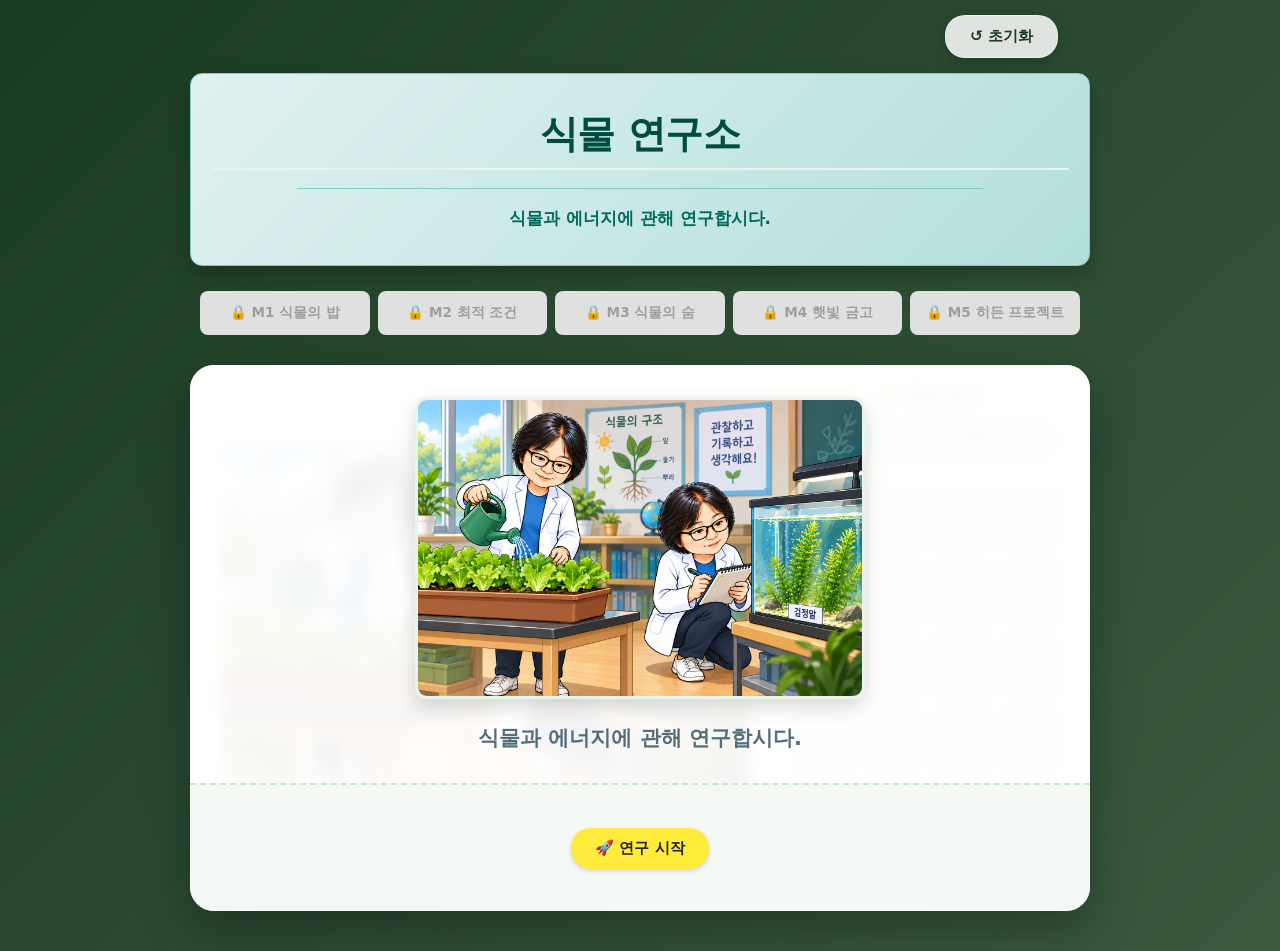
<file: index.html>
<!DOCTYPE html>
<html lang="ko">
<head>
  <meta charset="UTF-8">
  <meta name="viewport" content="width=device-width, initial-scale=1.0, maximum-scale=1.0, user-scalable=no">
  <title>식물 연구소</title>
  <link rel="stylesheet" href="style.css">
  <script defer src="js/main.js"></script>
  <style>
    /* 전체 화면 레이아웃 */
    body, html {
      min-height: 100vh;
      margin: 0;
      display: flex;
      flex-direction: column;
      font-family: 'Pretendard', sans-serif;
      /* 💡 [수정됨] 다른 미션과 동일한 진한 청록색 배경 적용 */
      background: linear-gradient(135deg, #1a3c23 0%, #3a5a40 100%);
      position: relative;
    }

    /* 초기화 버튼 위치 독립 (우측 상단) */
    .top-action-bar {
      text-align: right;
      padding: 15px 2.5% 0;
      max-width: 900px;
      margin: 0 auto;
      width: 100%;
      box-sizing: border-box;
    }

    .btn-reset {
      background: rgba(255, 255, 255, 0.85); /* 💡 어두운 배경에 맞게 색상 변경 */
      color: #1a3c23; 
      border: 1px solid rgba(255,255,255,0.4);
      padding: 10px 24px; 
      font-size: 0.95rem; 
      font-weight: bold; 
      border-radius: 20px; 
      box-shadow: 0 4px 15px rgba(0,0,0,0.2); 
      backdrop-filter: blur(8px);
      cursor: pointer;
      transition: transform 0.2s, background 0.2s;
    }
    
    .btn-reset:hover { 
      transform: scale(1.05); 
      background: #ffffff; 
    }

    /* 밝고 산뜻한 청록색(Teal) 헤더 박스 디자인 */
    .main-header-box {
      background: linear-gradient(135deg, #e0f2f1 0%, #b2dfdb 100%);
      padding: 35px 20px;
      border-radius: 12px;
      border: 1px solid #80cbc4; 
      margin: 15px auto 25px;
      text-align: center;
      max-width: 900px;
      width: 95%;
      box-sizing: border-box;
      box-shadow: 0 8px 20px rgba(0, 0, 0, 0.25); /* 💡 어두운 배경에서 살짝 띄우기 위해 그림자 강화 */
    }

    .main-header-box h2 {
      color: #004d40; 
      margin: 0;
      font-size: 2.4rem;
      font-weight: 800;
      letter-spacing: -0.5px;
    }

    .main-header-box hr {
      border: 0;
      border-top: 1px solid #80cbc4; 
      margin: 18px auto;
      width: 80%;
    }

    .main-header-box p {
      color: #00695c; 
      font-size: 1.05rem;
      margin: 0;
      font-weight: 600;
    }

    /* 직사각형 탭 내비게이션 */
    #stage-nav {
      display: flex;
      flex-direction: row;
      gap: 8px;
      justify-content: space-between;
      margin: 0 auto 30px;
      max-width: 900px;
      width: 95%;
      position: relative;
      z-index: 10;
    }

    .nav-btn {
      flex: 1;
      background-color: rgba(255, 255, 255, 0.15); /* 💡 어두운 배경에 맞춘 반투명 디자인 */
      color: rgba(255, 255, 255, 0.6);           
      padding: 16px 5px;
      border-radius: 6px;
      font-size: 0.95rem;
      font-weight: 700;
      text-align: center;
      text-decoration: none;
      line-height: 1.4;
      cursor: pointer;
      transition: all 0.2s ease;
      border: 1px solid rgba(255, 255, 255, 0.1);
      display: flex;
      align-items: center;
      justify-content: center;
    }

    .nav-btn:not(.disabled) {
      background-color: #e8f5e9;
      color: #2e7d32;
      border: 1px solid #c8e6c9;
      box-shadow: 0 4px 10px rgba(0,0,0,0.2);
    }
    
    .nav-btn:not(.disabled):hover {
      background-color: #2e7d32; 
      color: #ffffff;
      transform: translateY(-2px);
      box-shadow: 0 6px 15px rgba(0,0,0,0.3);
    }

    .nav-btn.disabled {
      cursor: not-allowed;
      pointer-events: none;
    }

    /* === 💡 [수정됨] 하단 영역을 하얀색 둥근 카드 안에 담아 깔끔하게 정리 === */
    .main-container {
      flex-grow: 1;
      display: flex;
      flex-direction: row; 
      width: 95%;
      max-width: 900px;
      margin: 0 auto 40px;
      background: #ffffff;
      border-radius: 24px;
      box-shadow: 0 20px 50px rgba(0,0,0,0.3);
      overflow: hidden; /* 보상 영역의 모서리도 카드 모양에 맞춰 둥글게 깎임 */
      min-height: 400px;
      position: relative;
    }

    #start-overlay {
      position: absolute;
      top: 0; left: 0; width: 100%; height: 100%;
      background: rgba(255, 255, 255, 0.95);
      backdrop-filter: blur(8px);
      display: flex;
      flex-direction: column;
      z-index: 50;
    }

    .start-top {
      flex: 3;
      display: flex;
      flex-direction: column;
      align-items: center;
      justify-content: center;
      padding: 20px;
      box-sizing: border-box;
    }

    .start-top img {
      width: 100%;
      max-width: 450px;
      max-height: 40vh;
      object-fit: contain;
      border-radius: 12px;
      box-shadow: 0 8px 20px rgba(0,0,0,0.15);
      border: 3px solid #e8f5e9;
      margin-bottom: 25px;
    }

    .start-bottom {
      flex: 1;
      display: flex;
      align-items: center;
      justify-content: center;
      background: rgba(244, 249, 245, 0.9);
      border-top: 2px dashed #c8e6c9;
    }
    
    .btn-start {
      background: #ffeb3b; 
      color: #212121; 
      border: none;
      padding: 10px 24px; 
      font-size: 0.95rem; 
      font-weight: bold; 
      border-radius: 20px; 
      box-shadow: 0 2px 4px rgba(0,0,0,0.15); 
      cursor: pointer;
      transition: transform 0.2s, background 0.2s, box-shadow 0.2s;
    }
    
    .btn-start:hover { 
      transform: scale(1.05); 
      background: #fdd835; 
      box-shadow: 0 4px 8px rgba(0,0,0,0.2);
    }

    .image-area {
      flex: 2;
      display: flex;
      justify-content: center;
      align-items: center;
      padding: 20px;
      box-sizing: border-box;
    }

    .image-area img {
      width: 100%;
      max-width: 600px;
      max-height: 100%;
      object-fit: contain;
      border-radius: 12px;
      box-shadow: 0 4px 12px rgba(0,0,0,0.15);
      border: 2px solid #e8f5e9;
    }

    .reward-container {
      flex: 1;
      background-color: #f9fbe7;
      border-left: 3px dashed #c5e1a5;
      padding: 20px;
      display: flex;
      flex-direction: column;
      box-sizing: border-box;
      min-width: 280px; 
    }

    .reward-header {
      font-size: 1.1rem;
      font-weight: bold;
      color: #33691e;
      margin-bottom: 15px;
      display: flex;
      flex-direction: column;
      gap: 10px;
      align-items: stretch;
      border-bottom: 2px solid #dcedc8;
      padding-bottom: 10px;
    }

    #reward-area {
      display: grid;
      grid-template-columns: repeat(4, 1fr);
      grid-template-rows: repeat(5, 68px);
      gap: 6px;
      justify-content: center;
    }

    .reward-slot {
      width: 64px; 
      height: 64px;
      background-color: #e0e0e0;
      border-radius: 8px;
      border: 2px dashed #b0bec5;
      display: flex;
      justify-content: center;
      align-items: center;
      margin: 0 auto;
      box-sizing: border-box;
    }

    .reward-item {
      width: 100%;
      height: 100%;
      object-fit: cover;
      border-radius: 6px;
      box-shadow: 0 2px 4px rgba(0,0,0,0.2);
      animation: popIn 0.4s cubic-bezier(0.175, 0.885, 0.32, 1.275);
    }
    
    @keyframes popIn {
      0% { transform: scale(0); opacity: 0; }
      100% { transform: scale(1); opacity: 1; }
    }
  </style>
</head>
<body>

<!-- 우측 상단 초기화 버튼 -->
<div class="top-action-bar">
  <button class="btn-reset" onclick="resetAllProgress()">↺ 초기화</button>
</div>

<!-- 밝고 세련된 청록색(Teal) 테마 헤더 박스 -->
<div class="main-header-box">
  <h2>식물 연구소</h2>
  <hr>
  <p>식물과 에너지에 관해 연구합시다.</p>
</div>

<!-- 직사각형 탭 내비게이션 -->
<nav id="stage-nav">
  <a href="mission1.html" class="nav-btn">M1 식물의 밥</a>
  <a href="mission2.html" class="nav-btn disabled">🔒 M2 최적조건</a>
  <a href="mission3.html" class="nav-btn disabled">🔒 M3 식물의 숨</a>
  <a href="mission4.html" class="nav-btn disabled">🔒 M4 햇빛 금고 </a>
  <a href="mission5.html" class="nav-btn disabled">🔒 히든프로젝트</a>
</nav>

<!-- 하단 영역 (하얀색 둥근 카드 안에 담김) -->
<main class="main-container">
  
  <div id="start-overlay">
    <div class="start-top">
      <img src="images/main_1.png" alt="식물 연구소 실험실" onerror="this.src='data:image/svg+xml;charset=UTF-8,%3Csvg xmlns=%22http://www.w3.org/2000/svg%22 viewBox=%220 0 400 300%22%3E%3Crect width=%22400%22 height=%22300%22 fill=%22%23e8f5e9%22/%3E%3Ctext x=%22200%22 y=%22150%22 text-anchor=%22middle%22 fill=%22%2378909c%22 font-size=%2220%22%3E메인 이미지 (images/main_1.png)%3C/text%3E%3C/svg%3E'">
      <p style="font-size:1.3rem; color:#546e7a; margin: 0; font-weight: bold; text-align: center;">식물과 에너지에 관해 연구합시다.</p>
    </div>
    <div class="start-bottom">
      <button class="btn-start" onclick="startResearch()">🚀 연구 시작</button>
    </div>
  </div>

  <div class="image-area">
    <img src="images/main_1.png" alt="과학 실험실에서 탐구하는 모습">
  </div>

  <div class="reward-container">
    <div class="reward-header">
      <span style="text-align: center;">🏆 햇빛 창고</span>
      <button id="btn-claim-reward" style="padding: 10px; font-size: 0.95rem; font-weight: bold; border-radius: 12px; border: none; transition: 0.2s;" onclick="claimReward()">🎁 보상 얻기 (남은 횟수: <span id="reward-count">0</span>)</button>
    </div>
    
    <div id="reward-area"></div>
  </div>

</main>

<canvas id="confetti-canvas" style="position: fixed; top: 0; left: 0; pointer-events: none; width: 100%; height: 100%; z-index: 9999;"></canvas>

</body>
</html>
</file>
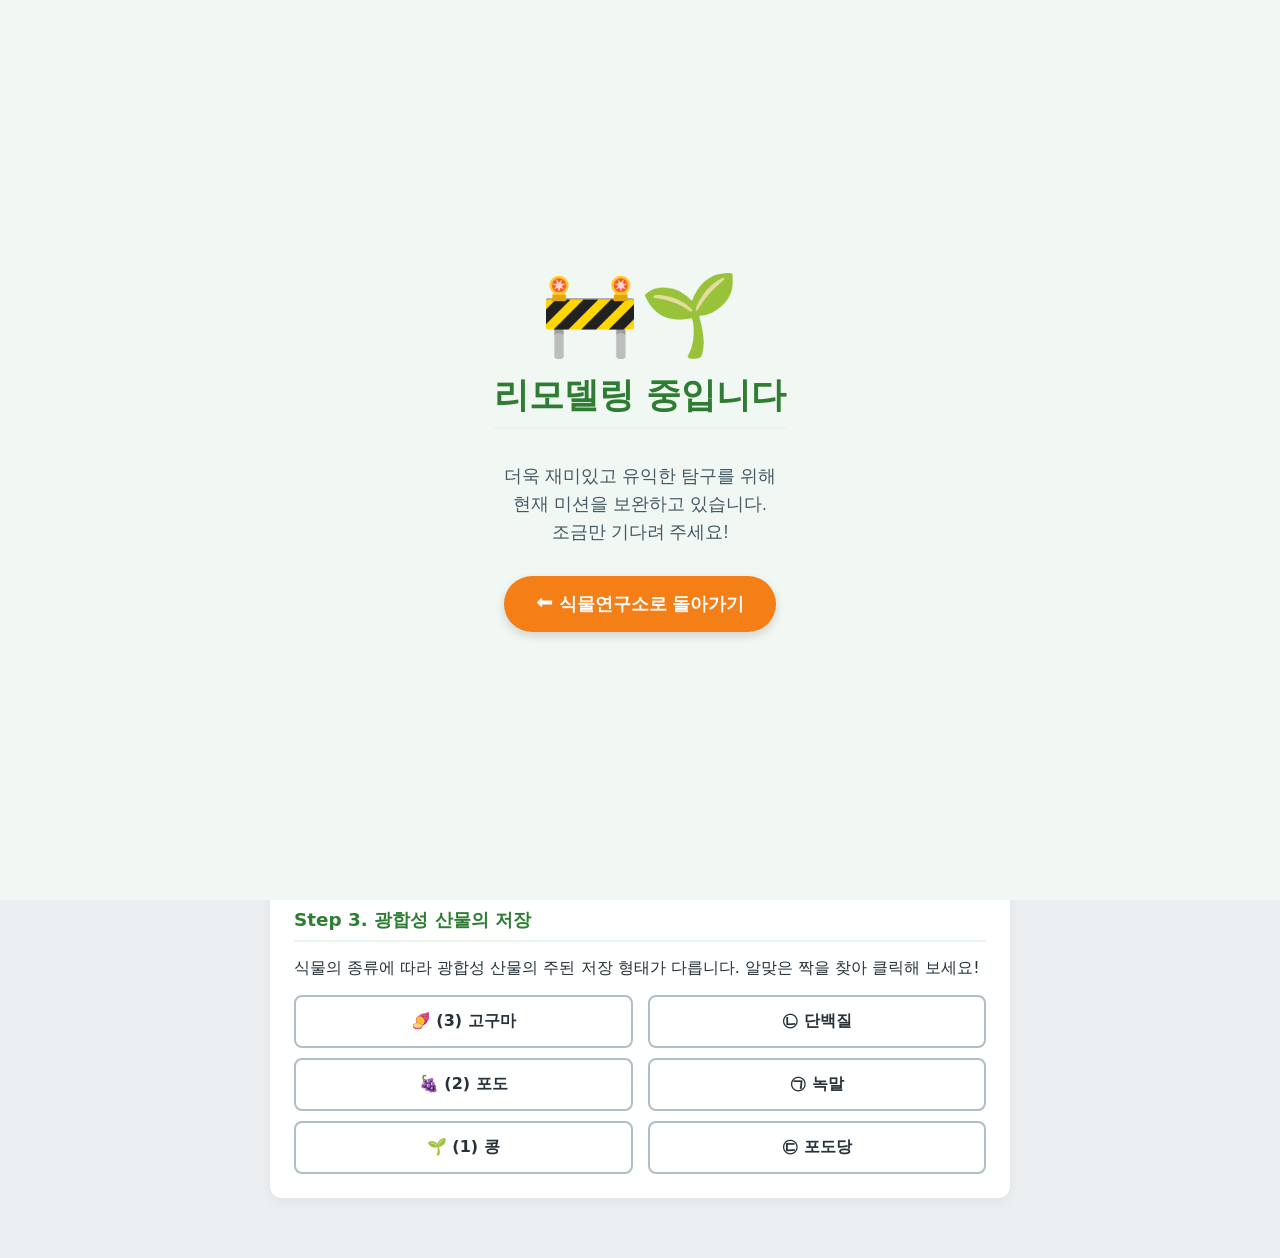
<file: mission4.html>
<!DOCTYPE html>
<html lang="ko">
<head>
    <meta charset="UTF-8">
    <meta name="viewport" content="width=device-width, initial-scale=1.0, maximum-scale=1.0, user-scalable=no">
    <title>식물연구소 - 미션 4: 햇빛 금고</title>
    <style>
        /* =========================================
           1. 공통 CSS
           ========================================= */
        :root {
          --primary: #2e7d32;
          --primary-light: #e8f5e9;
          --accent: #f57f17;
          --dark: #263238;
          --light: #f9fbe7;
          --warn: #c62828;
        }
        * { box-sizing: border-box; font-family: 'Pretendard', -apple-system, BlinkMacSystemFont, system-ui, sans-serif; }
        
        body { margin: 0; background: #eceff1; color: var(--dark); display: flex; flex-direction: column; align-items: center; min-height: 100vh; position: relative; overflow-x: hidden; touch-action: pan-y; }
        header { width: 100%; max-width: 760px; background: var(--primary); color: white; padding: 1.2rem; text-align: center; box-shadow: 0 4px 6px rgba(0,0,0,0.1); border-radius: 0 0 16px 16px; }
        header h1 { margin: 0; font-size: 1.4rem; }
        header p { margin: 0.3rem 0 0; font-size: 0.85rem; opacity: 0.9; }
        
        nav { display: flex; gap: 6px; margin: 1rem 0; width: 100%; max-width: 760px; padding: 0 10px; overflow-x: auto; -webkit-overflow-scrolling: touch; }
        nav .nav-btn { flex: 1; min-width: 90px; min-height: 44px; padding: 10px 6px; border: none; background: white; border-radius: 8px; font-weight: bold; cursor: pointer; border: 2px solid transparent; font-size: 0.85rem; box-shadow: 0 2px 4px rgba(0,0,0,0.05); transition: 0.2s; white-space: nowrap; text-decoration: none; color: inherit; display: inline-flex; justify-content: center; align-items: center; }
        nav .nav-btn.active { border-color: var(--primary); color: var(--primary); background: var(--primary-light); }
        nav .nav-btn.disabled { color:#90a4ae; cursor:not-allowed; pointer-events: none; }
        
        main { width: 100%; max-width: 760px; padding: 0 10px 40px; }
        .stage-card { background: white; border-radius: 12px; padding: 1.5rem; box-shadow: 0 4px 12px rgba(0,0,0,0.05); animation: fadeIn 0.4s ease; margin-bottom: 20px;}
        @keyframes fadeIn { from { opacity: 0; transform: translateY(10px); } to { opacity: 1; transform: translateY(0); } }
        
        h2 { font-size: 1.15rem; color: var(--primary); margin-top: 0; border-bottom: 2px solid var(--primary-light); padding-bottom: 0.5rem; }
        h3 { font-size: 1.05rem; color: #37474f; margin: 1rem 0 0.5rem; }
        .interactive-box { background: var(--light); border-radius: 8px; padding: 1rem; margin: 1rem 0; border: 1px dashed #c8e6c9; }

        /* =========================================
           2. 미션 4: 햇빛 금고 전용 CSS 
           ========================================= */
        .day-night-toggle { display: flex; justify-content: center; gap: 10px; margin-bottom: 15px; }
        .day-night-toggle button { padding: 10px 20px; font-size: 0.95rem; border: none; border-radius: 30px; cursor: pointer; font-weight: bold; transition: 0.3s; background-color: #cfd8dc; color: #455a64; }
        .day-night-toggle button.active { background-color: var(--primary); color: white; box-shadow: 0 2px 6px rgba(46,125,50,0.3); }
        
        .animation-box { text-align: center; padding: 20px; border-radius: 10px; font-size: 1.05rem; min-height: 150px; display: flex; flex-direction: column; align-items: center; justify-content: center; transition: background-color 0.4s ease; font-weight: bold; border: 1px solid #cfd8dc; }
        .flow-arrow { margin: 10px 0; color: var(--primary); font-size: 0.9rem; background: var(--primary-light); padding: 4px 10px; border-radius: 12px; }

        .use-tabs { display: flex; gap: 8px; margin-bottom: 15px; flex-wrap: wrap; }
        .use-tabs button { flex: 1; min-width: 80px; padding: 12px; border: 2px solid #b0bec5; background: white; border-radius: 8px; cursor: pointer; font-size: 0.95rem; font-weight: bold; transition: 0.2s; color: var(--dark); }
        .use-tabs button:hover { background: #f8fafc; }
        .use-tabs button.active { background: var(--primary); color: white; border-color: var(--primary); }
        
        .use-content { padding: 20px; background: #f8fafc; border-radius: 8px; display: none; border: 1px solid #e2e8f0; }
        .use-content.active { display: block; animation: fadeIn 0.4s; }
        .use-content h4 { margin-top: 0; color: var(--primary); font-size: 1.1rem; border-bottom: 1px dashed #c8e6c9; padding-bottom: 5px; }

        .match-game { display: flex; justify-content: space-between; gap: 15px; margin-top: 15px; }
        .match-col { flex: 1; display: flex; flex-direction: column; gap: 10px; }
        
        .match-btn { padding: 14px; border: 2px solid #b0bec5; background: white; border-radius: 8px; font-size: 1rem; cursor: pointer; transition: 0.2s; font-weight: bold; color: var(--dark); touch-action: manipulation; }
        .match-btn.selected { border-color: #1976d2; background: #e3f2fd; color: #1565c0; transform: scale(1.02); }
        .match-btn.matched { border-color: var(--primary); background: var(--primary-light); color: var(--primary); cursor: default; }
        .match-btn.wrong { animation: shake 0.4s; border-color: var(--warn); background: #ffebee; color: var(--warn); }
        
        @keyframes shake {
            0%, 100% { transform: translateX(0); }
            25% { transform: translateX(-5px); }
            50% { transform: translateX(5px); }
            75% { transform: translateX(-5px); }
        }

        .success-msg { text-align: center; color: var(--primary); font-weight: bold; margin-top: 15px; display: none; font-size: 1.1rem; background: var(--primary-light); padding: 10px; border-radius: 8px; border: 1px dashed var(--primary); animation: fadeIn 0.5s; }
    </style>
</head>
<body>

    <!-- 🚧 리모델링 공사 중 오버레이 (임시) 🚧 -->
    <div id="remodeling-screen" style="position: fixed; top: 0; left: 0; width: 100%; height: 100%; background: #f1f8f4; z-index: 999999; display: flex; flex-direction: column; justify-content: center; align-items: center; text-align: center; padding: 20px;">
        <div style="font-size: 5rem; margin-bottom: 10px;">🚧🌱</div>
        <h2 style="color: #2e7d32; font-size: 2.2rem; margin: 0 0 15px 0;">리모델링 중입니다</h2>
        <p style="color: #455a64; font-size: 1.1rem; margin-bottom: 30px; line-height: 1.6; font-family: 'Pretendard', sans-serif;">
            더욱 재미있고 유익한 탐구를 위해<br>현재 미션을 보완하고 있습니다.<br>조금만 기다려 주세요!
        </p>
        <button style="background: #f57f17; color: white; border: none; padding: 16px 32px; border-radius: 30px; font-size: 1.1rem; font-weight: bold; cursor: pointer; box-shadow: 0 4px 10px rgba(0,0,0,0.15); font-family: 'Pretendard', sans-serif;" onclick="location.href='index.html'">
            ⬅ 식물연구소로 돌아가기
        </button>
    </div>
    <!-- // 리모델링 화면 끝 -->

    <!-- 기존 상단 바, 메인 컨텐츠 등 시작... -->
  

    <header>
        <p>🌱 식물연구소</p>
        <h1>미션 4: 햇빛 금고 ☀️</h1>
    </header>

    <main>
        <!-- STEP 1 -->
        <section class="stage-card">
            <h2>Step 1. 광합성 산물의 생성과 이동</h2>
            <p>버튼을 눌러 낮과 밤에 식물 내부에서 일어나는 변화를 관찰해 보세요.</p>
            
            <div class="day-night-toggle">
                <button id="btnDay" class="active" onclick="setDayNight('day')">☀️ 낮 (생성·임시저장)</button>
                <button id="btnNight" onclick="setDayNight('night')">🌙 밤 (이동)</button>
            </div>

            <div id="animationBox" class="animation-box" style="background-color: #FFF9C4;">
                <div>💧물 + 💨이산화 탄소 + ☀️빛에너지</div>
                <div class="flow-arrow">⬇️ 광합성 ⬇️</div>
                <div><strong>🍇 포도당</strong> 생성!</div>
                <div class="flow-arrow">⬇️ 물에 녹지 않는 형태로 변환 ⬇️</div>
                <div><strong>🥔 녹말</strong> 형태로 <b>잎(엽록체)</b>에 임시 저장</div>
            </div>
        </section>

        <!-- STEP 2 -->
        <section class="stage-card">
            <h2>Step 2. 광합성 산물의 이용</h2>
            <p>식물은 힘들게 만든 영양분을 어디에 사용할까요? 탭을 클릭해서 확인해 보세요.</p>
            
            <div class="use-tabs">
                <button class="active" onclick="openTab(event, 'use1')">⚡ 호흡 (에너지)</button>
                <button onclick="openTab(event, 'use2')">🌱 생장</button>
                <button onclick="openTab(event, 'use3')">🌰 저장</button>
            </div>

            <div id="use1" class="use-content active">
                <h4>⚡ 생명 활동에 필요한 에너지 얻기</h4>
                <p>포도당과 산소를 반응시켜(호흡) 식물이 살아가는 데 필요한 <b>에너지</b>를 만들어냅니다. (이때 이산화 탄소와 물이 발생해요!)</p>
            </div>
            <div id="use2" class="use-content">
                <h4>🌱 식물의 몸집 키우기</h4>
                <p>광합성 산물은 식물의 몸을 구성하는 성분이 됩니다. 잎이 넓어지고, 줄기가 굵어지며, 예쁜 꽃을 피울 때 사용됩니다.</p>
            </div>
            <div id="use3" class="use-content">
                <h4>🌰 새로운 세대를 위한 준비</h4>
                <p>사용하고 남은 양분은 씨앗을 만들고 열매를 맺어 다음 세대를 준비하는 데 소중하게 쓰입니다.</p>
            </div>
        </section>

        <!-- STEP 3 -->
        <section class="stage-card">
            <h2>Step 3. 광합성 산물의 저장</h2>
            <p>식물의 종류에 따라 광합성 산물의 주된 저장 형태가 다릅니다. 알맞은 짝을 찾아 클릭해 보세요!</p>
            
            <div class="match-game">
                <div class="match-col" id="colPlants">
                    <button class="match-btn" onclick="selectItem('plant', '콩', this)">🌱 (1) 콩</button>
                    <button class="match-btn" onclick="selectItem('plant', '포도', this)">🍇 (2) 포도</button>
                    <button class="match-btn" onclick="selectItem('plant', '고구마', this)">🍠 (3) 고구마</button>
                </div>
                <div class="match-col" id="colNutrients">
                    <button class="match-btn" onclick="selectItem('nutrient', '녹말', this)">㉠ 녹말</button>
                    <button class="match-btn" onclick="selectItem('nutrient', '단백질', this)">㉡ 단백질</button>
                    <button class="match-btn" onclick="selectItem('nutrient', '포도당', this)">㉢ 포도당</button>
                </div>
            </div>
            <div id="successMsg" class="success-msg">🎉 모든 햇빛 금고의 짝을 찾았습니다! 완벽해요! 🎉</div>
        </section>
    </main>

    <!-- 외부 스크립트 연결 (js 폴더 내의 mission4.js) -->
    <script src="js/mission4.js"></script>
</body>
</html>
</file>
<file: style.css>
:root {
  --primary: #2e7d32;
  --primary-light: #e8f5e9;
  --accent: #f57f17;
  --dark: #263238;
  --light: #f9fbe7;
  --warn: #c62828;
}

* { 
  box-sizing: border-box; 
  font-family: 'Pretendard', -apple-system, BlinkMacSystemFont, system-ui, sans-serif; 
}

/* 터치 환경 스크롤 최적화 */
body { 
  margin: 0; 
  background: #eceff1; 
  color: var(--dark); 
  display: flex; 
  flex-direction: column; 
  align-items: center; 
  min-height: 100vh; 
  position: relative; 
  overflow-x: hidden; 
  touch-action: pan-y; 
}

header { 
  width: 100%; 
  max-width: 760px; 
  background: var(--primary); 
  color: white; 
  padding: 1.2rem; 
  text-align: center; 
  box-shadow: 0 4px 6px rgba(0,0,0,0.1); 
  border-radius: 0 0 16px 16px; 
}
header h1 { margin: 0; font-size: 1.4rem; }
header p { margin: 0.3rem 0 0; font-size: 0.85rem; opacity: 0.9; }

/* 네비게이션 - 터치 타겟 최소 높이 확보 및 링크용 스타일 수정 */
nav { 
  display: flex; 
  gap: 6px; 
  margin: 1rem 0; 
  width: 100%; 
  max-width: 760px; 
  padding: 0 10px; 
  overflow-x: auto; 
  -webkit-overflow-scrolling: touch; 
}
nav .nav-btn { 
  flex: 1; 
  min-width: 90px; 
  min-height: 44px; 
  padding: 10px 6px; 
  border: none; 
  background: white; 
  border-radius: 8px; 
  font-weight: bold; 
  cursor: pointer; 
  border: 2px solid transparent; 
  font-size: 0.85rem; 
  box-shadow: 0 2px 4px rgba(0,0,0,0.05); 
  transition: 0.2s; 
  white-space: nowrap; 
  text-decoration: none; 
  color: inherit; 
  display: inline-flex; 
  justify-content: center; 
  align-items: center; 
}
nav .nav-btn.active { border-color: var(--primary); color: var(--primary); background: var(--primary-light); }
nav .nav-btn.disabled { color:#90a4ae; cursor:not-allowed; pointer-events: none; }

main { width: 100%; max-width: 760px; padding: 0 10px 40px; }
.stage-card { background: white; border-radius: 12px; padding: 1.5rem; box-shadow: 0 4px 12px rgba(0,0,0,0.05); animation: fadeIn 0.4s ease; }

@keyframes fadeIn { from { opacity: 0; transform: translateY(10px); } to { opacity: 1; transform: translateY(0); } }

h2 { font-size: 1.15rem; color: var(--primary); margin-top: 0; border-bottom: 2px solid var(--primary-light); padding-bottom: 0.5rem; }
h3 { font-size: 1.05rem; color: #37474f; margin: 1rem 0 0.5rem; }
.interactive-box { background: var(--light); border-radius: 8px; padding: 1rem; margin: 1rem 0; border: 1px dashed #c8e6c9; }

/* 단계 진행 상황 인디케이터 */
.step-indicator { display: flex; width: 100%; gap: 6px; margin: 0.8rem 0 1.2rem; }
.step-item { flex: 1; text-align: center; padding: 8px 2px; background: #e2e8f0; color: #64748b; font-size: 0.8rem; font-weight: bold; border-radius: 6px; transition: all 0.3s; border: 1.5px solid transparent; display: flex; align-items: center; justify-content: center; line-height: 1.1; }
.step-item.active { background: var(--primary); color: white; border-color: var(--primary); box-shadow: 0 2px 6px rgba(46,125,50,0.3); transform: translateY(-2px); }
.step-item.completed { background: var(--primary-light); color: var(--primary); border-color: var(--primary); }

.slider-control { margin-bottom: 12px; }
.slider-control label { display: flex; justify-content: space-between; font-size: 0.9rem; margin-bottom: 4px; font-weight: bold; }

/* 터치 환경 슬라이더 조작 최적화 */
input[type="range"] { width: 100%; accent-color: var(--primary); height: 28px; cursor: pointer; touch-action: manipulation; }

.status-screen { background: #0f9d58; color: white; padding: 1rem; border-radius: 8px; font-family: monospace; font-size: 0.9rem; margin-top: 10px; line-height: 1.5; transition: background 0.3s; }
.alert-tag { display: inline-block; padding: 2px 6px; border-radius: 4px; font-size: 0.75rem; background: var(--warn); color: white; margin-bottom: 4px; }

/* 터치 버튼 크기 최적화 */
.btn-action { background: var(--primary); color: white; border: none; padding: 12px 20px; border-radius: 6px; cursor: pointer; font-weight: bold; margin-top: 10px; font-size: 0.95rem; transition: 0.2s; display: inline-flex; justify-content: center; align-items: center; text-decoration: none; min-height: 44px; }
.btn-action:hover:not(:disabled) { background: #1b5e20; }
.btn-action:disabled { background: #90a4ae; cursor: not-allowed; }
.result-msg { margin-top: 10px; font-weight: bold; font-size: 0.95rem; line-height: 1.5; }

.food-web-display { display: flex; justify-content: space-between; align-items: center; gap: 8px; margin: 14px 0; background: #ffffff; padding: 14px; border-radius: 10px; border: 1px solid #cfd8dc; flex-wrap: wrap; }
.trophic-card { flex: 1; min-width: 140px; display: flex; flex-direction: column; align-items: center; text-align: center; padding: 10px; border-radius: 8px; background: #f8fafc; border: 1px solid #e2e8f0; transition: all 0.3s ease; }
.trophic-avatar { width: 64px; height: 64px; margin-bottom: 6px; transition: transform 0.3s ease, filter 0.3s ease; }
.trophic-title { font-size: 0.85rem; font-weight: bold; margin-bottom: 4px; }
.trophic-bar-wrap { width: 100%; height: 8px; background: #e0e0e0; border-radius: 4px; overflow: hidden; margin-top: 4px; }
.trophic-bar { height: 100%; width: 100%; transition: width 0.3s ease, background 0.3s ease; }
.trophic-status-text { font-size: 0.75rem; font-weight: bold; margin-top: 4px; }
.chain-arrow { font-size: 1.3rem; color: #90a4ae; font-weight: bold; }

.cell-container { position: relative; width: 100%; max-width: 500px; margin: 0 auto; background: #ffffff; border-radius: 12px; border: 2px solid #a5d6a7; text-align: center; overflow: hidden; }
.badge-container { display: flex; gap: 8px; flex-wrap: wrap; margin: 12px 0; min-height: 50px; align-items: center; padding: 12px; background: #f8fafc; border-radius: 8px; border: 1px solid #e2e8f0; justify-content: center;}

/* 터치 드래그를 위한 최적화 (touch-action: none) */
.badge, .m3-badge { touch-action: none; padding: 10px 16px; background: white; border: 1.5px solid #b0bec5; border-radius: 20px; font-size: 0.9rem; cursor: grab; user-select: none; font-weight: bold; transition: border-color 0.2s, color 0.2s; display: inline-flex; align-items: center; gap: 4px; box-shadow: 0 2px 4px rgba(0,0,0,0.05); }
.badge:active, .m3-badge:active { cursor: grabbing; transform: scale(0.95); }

.factory-dropzone { min-height: 140px; border: 3px dashed #81c784; border-radius: 12px; padding: 20px; display: flex; flex-direction: column; align-items: center; justify-content: center; background: #f1f8e9; margin: 16px 0; transition: all 0.3s ease; position: relative; }
.factory-dropzone.drag-over, .m3-dropzone.drag-over-m3 { background: #c8e6c9 !important; border-color: #2e7d32 !important; transform: scale(1.02); }
.factory-dropzone-items { display: flex; gap: 8px; flex-wrap: wrap; justify-content: center; width: 100%; margin-top: 10px; min-height: 40px; }
.factory-bg-icon { position: absolute; font-size: 3rem; opacity: 0.1; z-index: 0; pointer-events: none; }

.modal-overlay { display: none; position: fixed; top: 0; left: 0; width: 100%; height: 100%; background: rgba(0,0,0,0.65); z-index: 999; justify-content: center; align-items: center; padding: 20px; }
.modal-card { background: white; border-radius: 12px; max-width: 480px; width: 100%; padding: 20px; box-shadow: 0 10px 25px rgba(0,0,0,0.2); animation: popIn 0.25s ease-out; max-height: 90vh; overflow-y: auto; -webkit-overflow-scrolling: touch; }

@keyframes popIn { from { transform: scale(0.85); opacity: 0; } to { transform: scale(1); opacity: 1; } }

.step-image-modal-card { background: #ffffff; border-radius: 16px; max-width: 720px; width: 100%; padding: 20px; box-shadow: 0 20px 40px rgba(0,0,0,0.35); animation: popIn 0.3s ease-out; position: relative; }
.step-image-header { display: flex; justify-content: space-between; align-items: center; border-bottom: 2px solid #e2e8f0; padding-bottom: 10px; margin-bottom: 12px; }
.step-image-header h3 { margin: 0; font-size: 1.15rem; color: var(--primary); display: flex; align-items: center; gap: 8px; }
.step-image-body { text-align: center; }

.step-image-frame { position: relative; width: 100%; min-height: 200px; border-radius: 12px; overflow: hidden; background: #f8fafc; border: 2px solid #cbd5e1; box-shadow: 0 4px 12px rgba(0,0,0,0.08); display: flex; justify-content: center; align-items: center; }
.step-image-frame img, .step-image-frame svg { width: 100%; max-height: 420px; object-fit: contain; display: block; transition: transform 0.25s ease; }
.step-image-desc { margin-top: 12px; font-size: 0.95rem; color: #334155; line-height: 1.6; background: #f1f8e9; padding: 14px; border-radius: 8px; text-align: left; }
.step-image-footer { display: flex; justify-content: space-between; align-items: center; margin-top: 16px; flex-wrap: wrap; gap: 10px; }
.modal-close { background: #64748b; color: white; border: none; padding: 10px 18px; border-radius: 6px; font-weight: bold; cursor: pointer; transition: 0.2s; min-height: 44px; }
.modal-close:hover { background: #475569; }

.m3-step-container { display: none; animation: fadeIn 0.4s ease; }
.m3-step-container.active { display: block; }
.exp-section { background: #fff; border: 1px solid #cfd8dc; border-radius: 8px; padding: 12px; margin-bottom: 14px; }
.exp-section h4 { margin: 0 0 10px; color: #f57f17; font-size: 1rem; border-bottom: 1px dashed #ffe082; padding-bottom: 6px; }

.quiz-equation { display: flex; align-items: center; gap: 6px; justify-content: center; flex-wrap: wrap; margin-bottom: 12px; font-weight: bold; background: #f8fafc; padding: 14px; border-radius: 6px; border: 1px solid #e2e8f0; }

/* 모바일/태블릿 입력창 자동 확대 방지를 위해 16px 폰트 사이즈 강제 적용 */
.quiz-input, .organelle-input { padding: 8px 10px; text-align: center; border: 1.5px solid #b0bec5; border-radius: 4px; font-size: 16px; outline: none; transition: 0.2s; }
.quiz-input:focus, .organelle-input:focus { border-color: var(--primary); box-shadow: 0 0 0 2px rgba(46,125,50,0.2); }
.quiz-input.correct { border-color: #2e7d32; background: #e8f5e9; color: #2e7d32; font-weight: bold; pointer-events: none; }
.quiz-input.incorrect { border-color: #c62828; background: #ffebee; color: #c62828; }

.exp-grid { display: grid; grid-template-columns: 1fr 2fr; gap: 8px; align-items: center; margin-bottom: 8px; font-size: 0.9rem; }
.exp-grid label { font-weight: bold; color: #455a64; background: #eceff1; padding: 8px 10px; border-radius: 4px; text-align: right; line-height: 1.4; }

.m3-badge-pool { display: flex; gap: 8px; padding: 14px; background: #eceff1; border-radius: 8px; margin-bottom: 12px; min-height: 54px; flex-wrap: wrap; justify-content: center; border: 1px solid #cfd8dc; }
.m3-dropzone { min-height: 48px; background: #f8fafc; border: 2px dashed #b0bec5; border-radius: 6px; display: flex; gap: 6px; align-items: center; padding: 6px 10px; transition: 0.2s; flex-wrap: wrap; width: 100%; }

.graphs-container { display: grid; grid-template-columns: repeat(auto-fit, minmax(210px, 1fr)); gap: 12px; margin-top: 16px; }
.graph-wrapper { background: #ffffff; border: 1px solid #cfd8dc; border-radius: 8px; padding: 8px; text-align: center; position: relative; }
.graph-wrapper h4 { margin: 4px 0 8px; font-size: 0.82rem; color: #37474f; }
canvas.chart-cv { background: #fafafa; border: 1px solid #eceff1; border-radius: 4px; width: 100%; height: 160px; display: block; }

#confetti-canvas { position: fixed; top: 0; left: 0; width: 100%; height: 100%; pointer-events: none; z-index: 1002; }

/* 내비게이션 레이아웃 설정 */
#stage-nav {
  display: flex;
  flex-wrap: wrap;
  gap: 10px;
  justify-content: center;
  margin: 20px 0;
  align-items: center;
}

/* 내비게이션 버튼 기본(활성화) 상태 - 밝은 연두색 */
.nav-btn {
  background-color: #ccff90;
  color: #333;
  text-decoration: none;
  padding: 10px 20px;
  border-radius: 20px;
  font-weight: bold;
  box-shadow: 0 2px 4px rgba(0,0,0,0.15);
  transition: background-color 0.2s, transform 0.1s;
  display: inline-block;
}

/* 활성화 버튼 호버(마우스 오버) 효과 */
.nav-btn:hover {
  background-color: #b2ff59; 
  transform: translateY(-2px);
}

/* 내비게이션 버튼 비활성화 상태 - 회색 */
.nav-btn.disabled {
  background-color: #e0e0e0 !important;
  color: #9e9e9e !important;
  box-shadow: none !important;
  cursor: not-allowed;
  pointer-events: none;
  transform: none !important;
}

/* ========================================== */
/* 💡 [Mission 2] Step별 화면 숨김 및 표시 처리 */
/* ========================================== */
.m2-step-container {
  display: none;
}

.m2-step-container.active {
  display: block;
  animation: fadeIn 0.4s ease;
}
</file>
